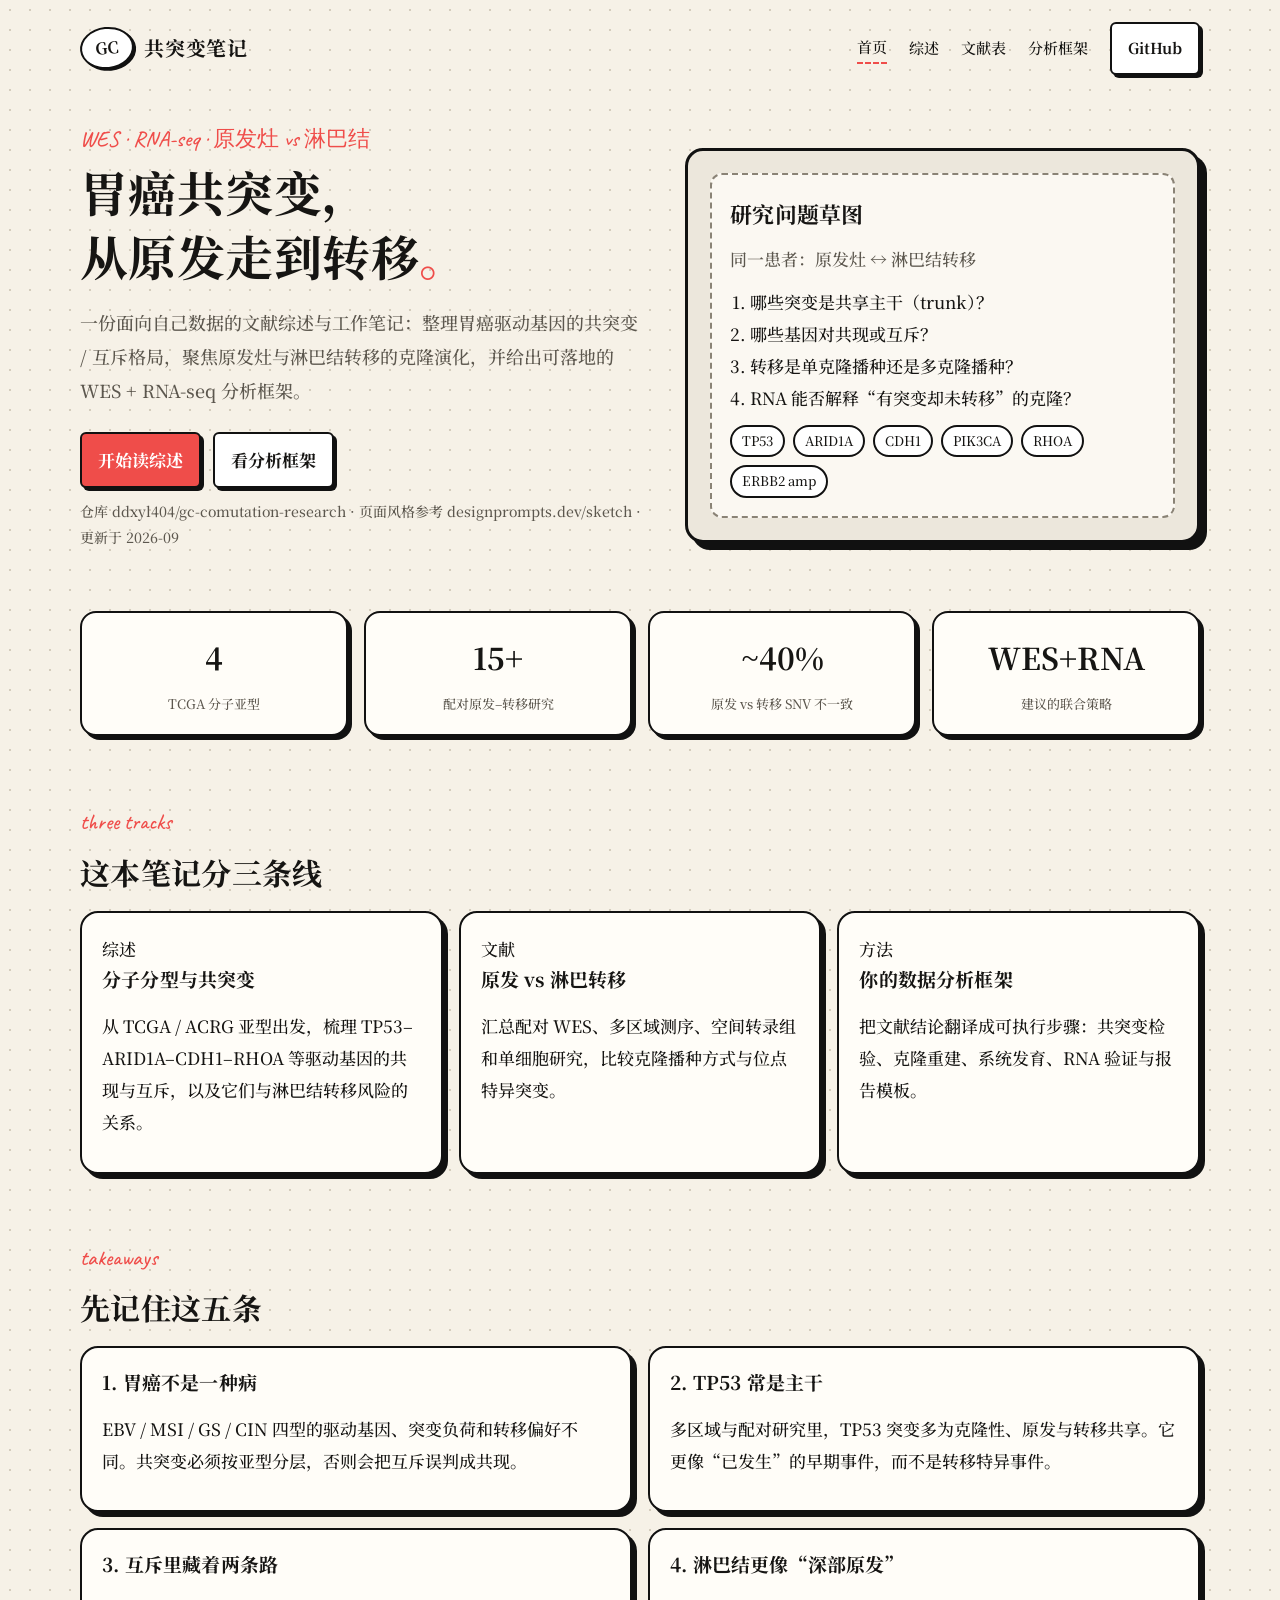
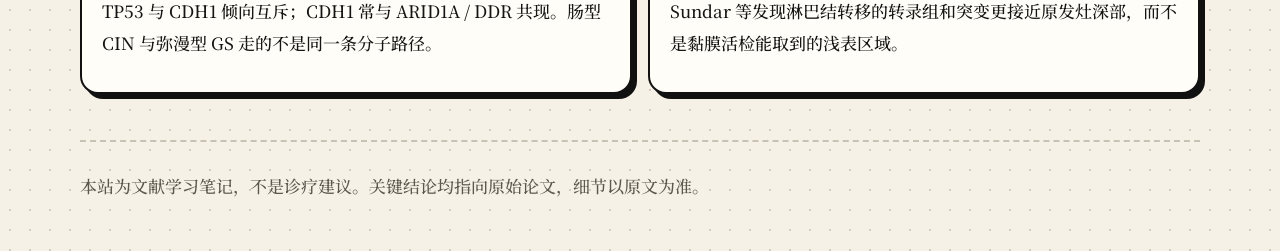
<file: index.html>
<!DOCTYPE html>
<html lang="zh-CN">
<head>
  <meta charset="UTF-8" />
  <meta name="viewport" content="width=device-width, initial-scale=1" />
  <title>胃癌共突变研究笔记 · 原发与淋巴转移</title>
  <link rel="preconnect" href="https://fonts.googleapis.com" />
  <link rel="preconnect" href="https://fonts.gstatic.com" crossorigin />
  <link href="https://fonts.googleapis.com/css2?family=Caveat:wght@600&family=Noto+Serif+SC:wght@500;600;700&display=swap" rel="stylesheet" />
  <link rel="stylesheet" href="assets/style.css" />
</head>
<body>
  <div class="wrap">
    <header class="nav">
      <a class="brand" href="index.html">
        <span class="logo">GC</span>
        <span class="brand-name">共突变笔记</span>
      </a>
      <nav class="nav-links">
        <a class="active" href="index.html">首页</a>
        <a href="review.html">综述</a>
        <a href="papers.html">文献表</a>
        <a href="pipeline.html">分析框架</a>
        <a class="btn" href="https://github.com/ddxyl404/gc-comutation-research" target="_blank" rel="noreferrer">GitHub</a>
      </nav>
    </header>

    <section class="hero">
      <div>
        <p class="kicker">WES · RNA-seq · 原发灶 vs 淋巴结</p>
        <h1 class="hand">胃癌共突变，<br>从原发走到转移<span class="mark">。</span></h1>
        <p class="lead">一份面向自己数据的文献综述与工作笔记：整理胃癌驱动基因的共突变 / 互斥格局，聚焦原发灶与淋巴结转移的克隆演化，并给出可落地的 WES + RNA-seq 分析框架。</p>
        <div class="hero-actions">
          <a class="btn btn-coral" href="review.html">开始读综述</a>
          <a class="btn" href="pipeline.html">看分析框架</a>
        </div>
        <p class="meta-row">仓库 ddxyl404/gc-comutation-research · 页面风格参考 designprompts.dev/sketch · 更新于 2026-09</p>
      </div>
      <aside class="sketch-frame">
        <div class="sketch-inner">
          <p class="hand" style="font-size:22px;margin:0 0 8px;">研究问题草图</p>
          <p style="margin:0 0 10px;color:#5c574e;">同一患者：原发灶 ↔ 淋巴结转移</p>
          <ol style="margin:0;padding-left:1.2em;">
            <li>哪些突变是共享主干（trunk）？</li>
            <li>哪些基因对共现或互斥？</li>
            <li>转移是单克隆播种还是多克隆播种？</li>
            <li>RNA 能否解释“有突变却未转移”的克隆？</li>
          </ol>
          <div class="chip-row">
            <span class="chip">TP53</span>
            <span class="chip">ARID1A</span>
            <span class="chip">CDH1</span>
            <span class="chip">PIK3CA</span>
            <span class="chip">RHOA</span>
            <span class="chip">ERBB2 amp</span>
          </div>
        </div>
      </aside>
    </section>

    <section class="stats">
      <div class="stat"><div><b>4</b><span>TCGA 分子亚型</span></div></div>
      <div class="stat"><div><b>15+</b><span>配对原发–转移研究</span></div></div>
      <div class="stat"><div><b>~40%</b><span>原发 vs 转移 SNV 不一致</span></div></div>
      <div class="stat"><div><b>WES+RNA</b><span>建议的联合策略</span></div></div>
    </section>

    <section class="section">
      <p class="kicker">three tracks</p>
      <h2 class="hand">这本笔记分三条线</h2>
      <div class="grid-3" style="margin-top:18px;">
        <a class="card" href="review.html" style="text-decoration:none;">
          <span class="tag">综述</span>
          <h3>分子分型与共突变</h3>
          <p>从 TCGA / ACRG 亚型出发，梳理 TP53–ARID1A–CDH1–RHOA 等驱动基因的共现与互斥，以及它们与淋巴结转移风险的关系。</p>
        </a>
        <a class="card" href="papers.html" style="text-decoration:none;">
          <span class="tag">文献</span>
          <h3>原发 vs 淋巴转移</h3>
          <p>汇总配对 WES、多区域测序、空间转录组和单细胞研究，比较克隆播种方式与位点特异突变。</p>
        </a>
        <a class="card" href="pipeline.html" style="text-decoration:none;">
          <span class="tag">方法</span>
          <h3>你的数据分析框架</h3>
          <p>把文献结论翻译成可执行步骤：共突变检验、克隆重建、系统发育、RNA 验证与报告模板。</p>
        </a>
      </div>
    </section>

    <section class="section">
      <p class="kicker">takeaways</p>
      <h2 class="hand">先记住这五条</h2>
      <div class="grid-2" style="margin-top:18px;">
        <div class="card">
          <h3>1. 胃癌不是一种病</h3>
          <p>EBV / MSI / GS / CIN 四型的驱动基因、突变负荷和转移偏好不同。共突变必须按亚型分层，否则会把互斥误判成共现。</p>
        </div>
        <div class="card">
          <h3>2. TP53 常是主干</h3>
          <p>多区域与配对研究里，TP53 突变多为克隆性、原发与转移共享。它更像“已发生”的早期事件，而不是转移特异事件。</p>
        </div>
        <div class="card">
          <h3>3. 互斥里藏着两条路</h3>
          <p>TP53 与 CDH1 倾向互斥；CDH1 常与 ARID1A / DDR 共现。肠型 CIN 与弥漫型 GS 走的不是同一条分子路径。</p>
        </div>
        <div class="card">
          <h3>4. 淋巴结更像“深部原发”</h3>
          <p>Sundar 等发现淋巴结转移的转录组和突变更接近原发灶深部，而不是黏膜活检能取到的浅表区域。</p>
        </div>
      </div>
    </section>

    <footer>
      本站为文献学习笔记，不是诊疗建议。关键结论均指向原始论文，细节以原文为准。
    </footer>
  </div>
</body>
</html>
</file>
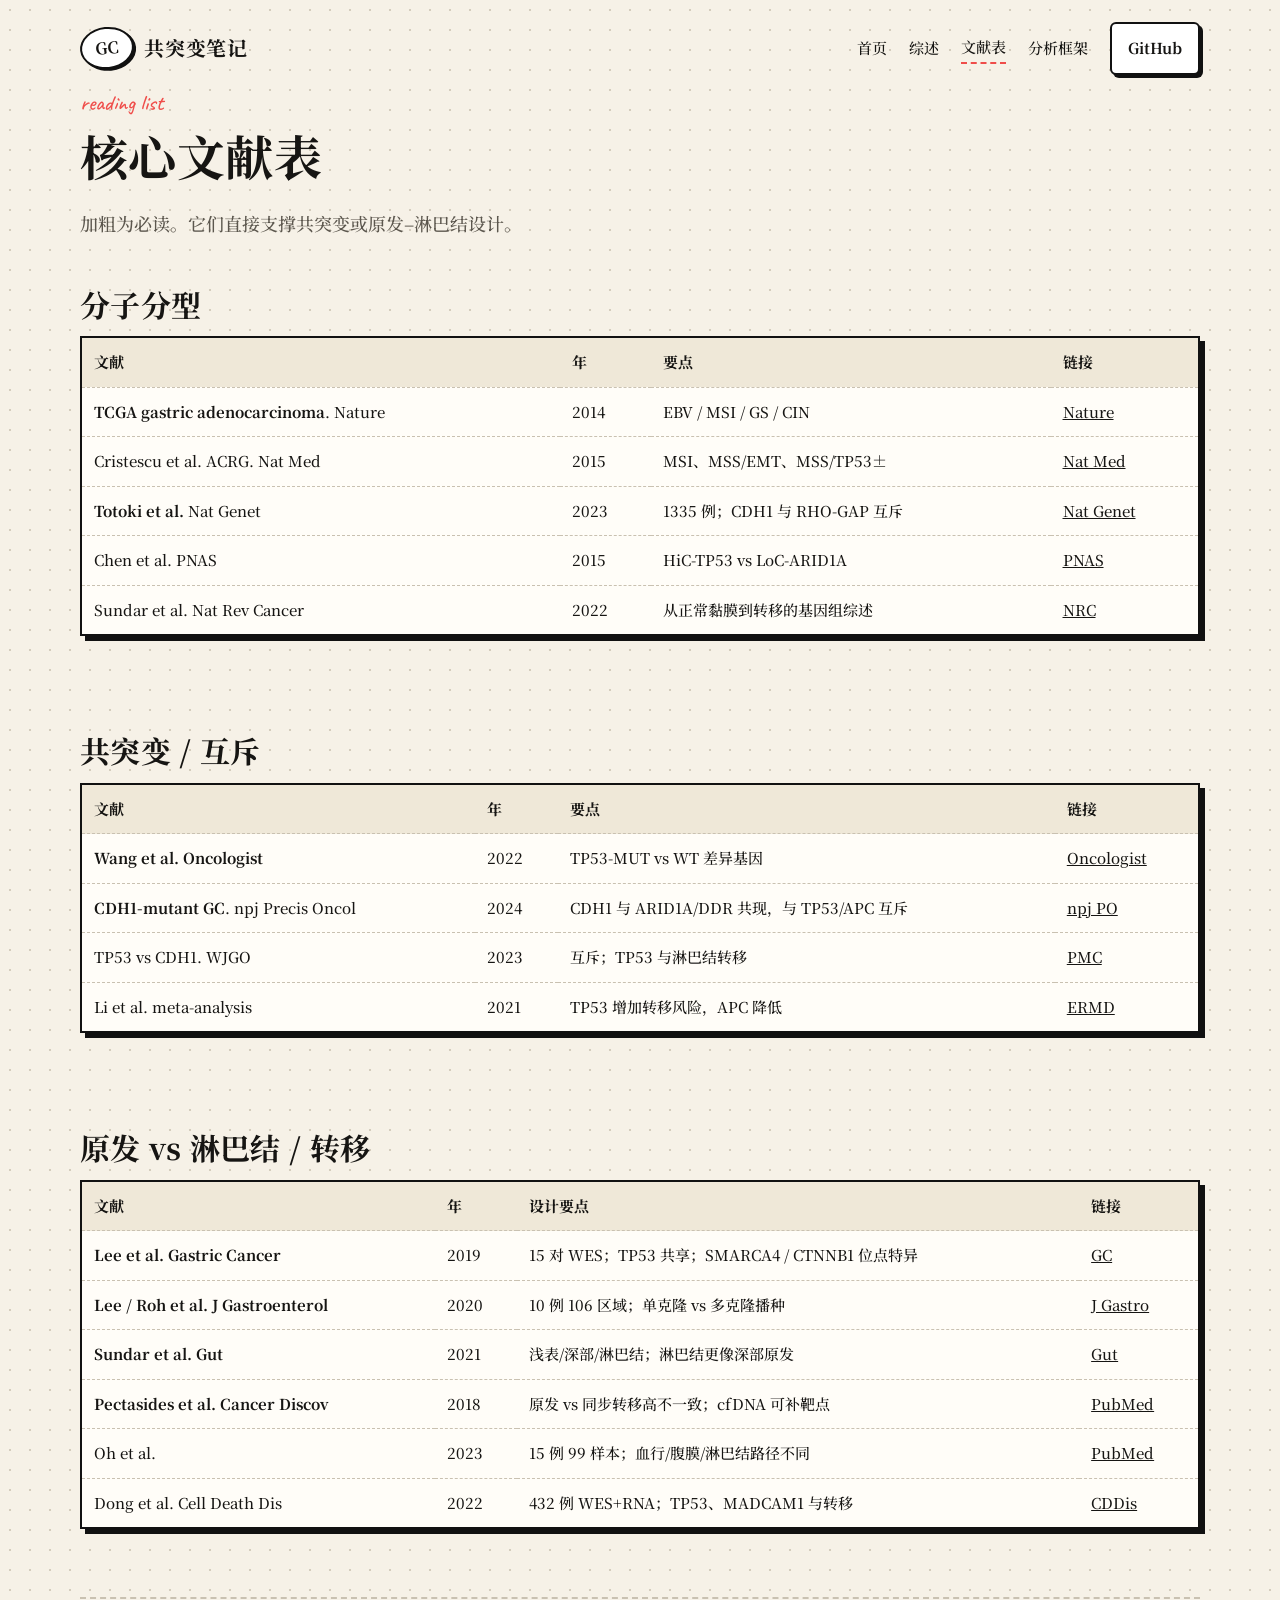
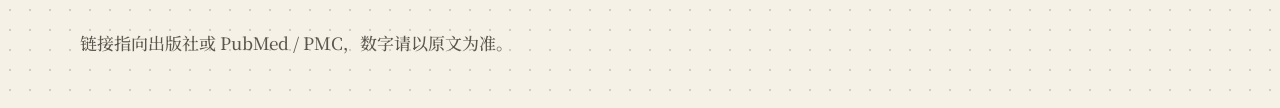
<file: papers.html>
<!DOCTYPE html>
<html lang="zh-CN">
<head>
  <meta charset="UTF-8" />
  <meta name="viewport" content="width=device-width, initial-scale=1" />
  <title>文献表 · 胃癌共突变与转移</title>
  <link rel="preconnect" href="https://fonts.googleapis.com" />
  <link rel="preconnect" href="https://fonts.gstatic.com" crossorigin />
  <link href="https://fonts.googleapis.com/css2?family=Caveat:wght@500;700&family=Ma+Shan+Zheng&family=Noto+Serif+SC:wght@400;600;700&display=swap" rel="stylesheet" />
  <link rel="stylesheet" href="assets/style.css" />
</head>
<body>
  <div class="wrap">
    <header class="nav">
      <a class="brand" href="index.html"><span class="logo">GC</span><span class="brand-name">共突变笔记</span></a>
      <nav class="nav-links">
        <a href="index.html">首页</a>
        <a href="review.html">综述</a>
        <a class="active" href="papers.html">文献表</a>
        <a href="pipeline.html">分析框架</a>
        <a class="btn" href="https://github.com/ddxyl404/gc-comutation-research" target="_blank" rel="noreferrer">GitHub</a>
      </nav>
    </header>
    <p class="kicker">reading list</p>
    <h1 class="hand">核心文献表</h1>
    <p class="lead">加粗为必读。它们直接支撑共突变或原发–淋巴结设计。</p>

    <section class="section">
      <h2 class="hand">分子分型</h2>
      <table class="refs"><thead><tr><th>文献</th><th>年</th><th>要点</th><th>链接</th></tr></thead><tbody>
        <tr><td><strong>TCGA gastric adenocarcinoma</strong>. Nature</td><td>2014</td><td>EBV / MSI / GS / CIN</td><td><a href="https://www.nature.com/articles/nature13480" target="_blank" rel="noreferrer">Nature</a></td></tr>
        <tr><td>Cristescu et al. ACRG. Nat Med</td><td>2015</td><td>MSI、MSS/EMT、MSS/TP53±</td><td><a href="https://www.nature.com/articles/nm.3850" target="_blank" rel="noreferrer">Nat Med</a></td></tr>
        <tr><td><strong>Totoki et al.</strong> Nat Genet</td><td>2023</td><td>1335 例；CDH1 与 RHO-GAP 互斥</td><td><a href="https://www.nature.com/articles/s41588-023-01333-x" target="_blank" rel="noreferrer">Nat Genet</a></td></tr>
        <tr><td>Chen et al. PNAS</td><td>2015</td><td>HiC-TP53 vs LoC-ARID1A</td><td><a href="https://www.pnas.org/doi/10.1073/pnas.1422640112" target="_blank" rel="noreferrer">PNAS</a></td></tr>
        <tr><td>Sundar et al. Nat Rev Cancer</td><td>2022</td><td>从正常黏膜到转移的基因组综述</td><td><a href="https://www.nature.com/articles/s41568-021-00412-7" target="_blank" rel="noreferrer">NRC</a></td></tr>
      </tbody></table>
    </section>

    <section class="section">
      <h2 class="hand">共突变 / 互斥</h2>
      <table class="refs"><thead><tr><th>文献</th><th>年</th><th>要点</th><th>链接</th></tr></thead><tbody>
        <tr><td><strong>Wang et al. Oncologist</strong></td><td>2022</td><td>TP53-MUT vs WT 差异基因</td><td><a href="https://academic.oup.com/oncolo/article/27/4/307/6537364" target="_blank" rel="noreferrer">Oncologist</a></td></tr>
        <tr><td><strong>CDH1-mutant GC</strong>. npj Precis Oncol</td><td>2024</td><td>CDH1 与 ARID1A/DDR 共现，与 TP53/APC 互斥</td><td><a href="https://www.nature.com/articles/s41698-024-00694-8" target="_blank" rel="noreferrer">npj PO</a></td></tr>
        <tr><td>TP53 vs CDH1. WJGO</td><td>2023</td><td>互斥；TP53 与淋巴结转移</td><td><a href="https://pmc.ncbi.nlm.nih.gov/articles/PMC10784822/" target="_blank" rel="noreferrer">PMC</a></td></tr>
        <tr><td>Li et al. meta-analysis</td><td>2021</td><td>TP53 增加转移风险，APC 降低</td><td><a href="https://www.tandfonline.com/doi/full/10.1080/14737159.2021.1946394" target="_blank" rel="noreferrer">ERMD</a></td></tr>
      </tbody></table>
    </section>

    <section class="section">
      <h2 class="hand">原发 vs 淋巴结 / 转移</h2>
      <table class="refs"><thead><tr><th>文献</th><th>年</th><th>设计要点</th><th>链接</th></tr></thead><tbody>
        <tr><td><strong>Lee et al. Gastric Cancer</strong></td><td>2019</td><td>15 对 WES；TP53 共享；SMARCA4 / CTNNB1 位点特异</td><td><a href="https://link.springer.com/article/10.1007/s10120-018-0870-6" target="_blank" rel="noreferrer">GC</a></td></tr>
        <tr><td><strong>Lee / Roh et al. J Gastroenterol</strong></td><td>2020</td><td>10 例 106 区域；单克隆 vs 多克隆播种</td><td><a href="https://link.springer.com/article/10.1007/s00535-019-01659-6" target="_blank" rel="noreferrer">J Gastro</a></td></tr>
        <tr><td><strong>Sundar et al. Gut</strong></td><td>2021</td><td>浅表/深部/淋巴结；淋巴结更像深部原发</td><td><a href="https://gut.bmj.com/content/70/10/1823" target="_blank" rel="noreferrer">Gut</a></td></tr>
        <tr><td><strong>Pectasides et al. Cancer Discov</strong></td><td>2018</td><td>原发 vs 同步转移高不一致；cfDNA 可补靶点</td><td><a href="https://pubmed.ncbi.nlm.nih.gov/28978556/" target="_blank" rel="noreferrer">PubMed</a></td></tr>
        <tr><td>Oh et al.</td><td>2023</td><td>15 例 99 样本；血行/腹膜/淋巴结路径不同</td><td><a href="https://pubmed.ncbi.nlm.nih.gov/37422528/" target="_blank" rel="noreferrer">PubMed</a></td></tr>
        <tr><td>Dong et al. Cell Death Dis</td><td>2022</td><td>432 例 WES+RNA；TP53、MADCAM1 与转移</td><td><a href="https://www.nature.com/articles/s41419-022-04837-2" target="_blank" rel="noreferrer">CDDis</a></td></tr>
      </tbody></table>
    </section>

    <footer>链接指向出版社或 PubMed / PMC，数字请以原文为准。</footer>
  </div>
</body>
</html>
</file>
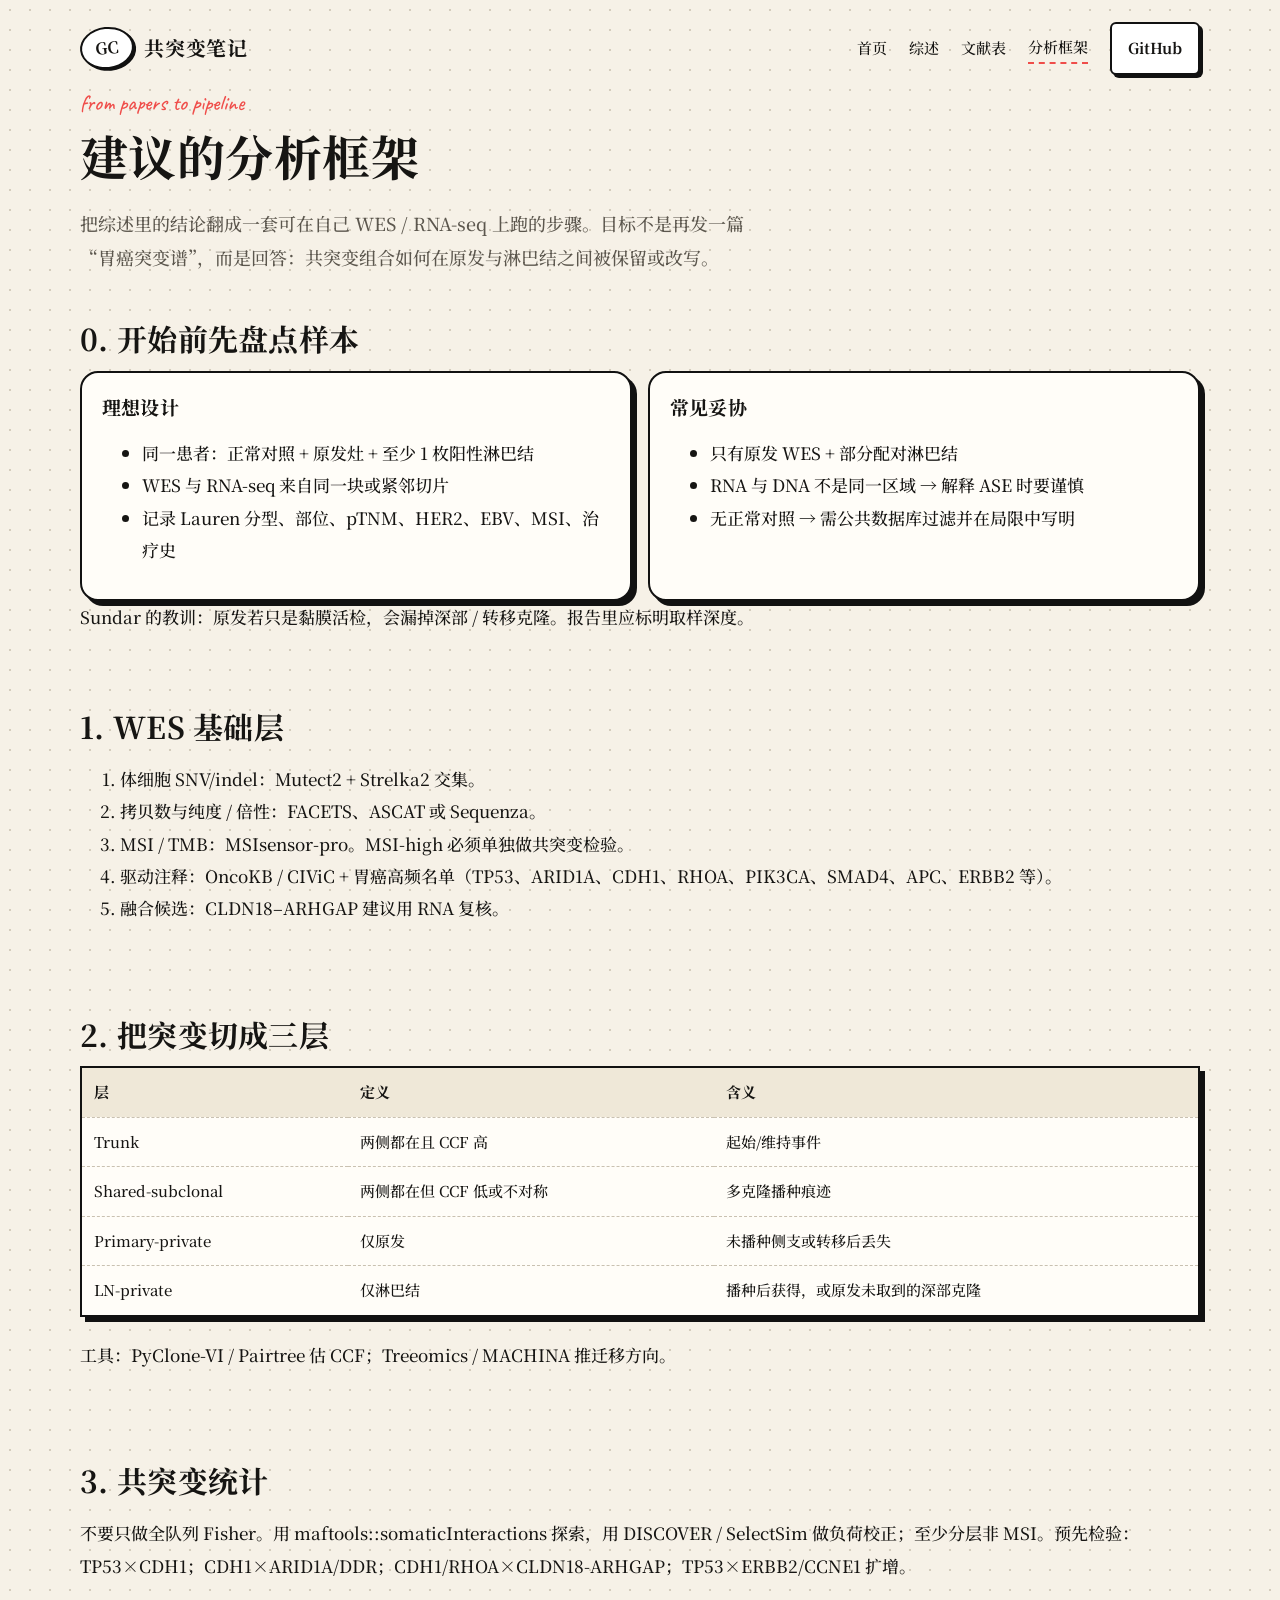
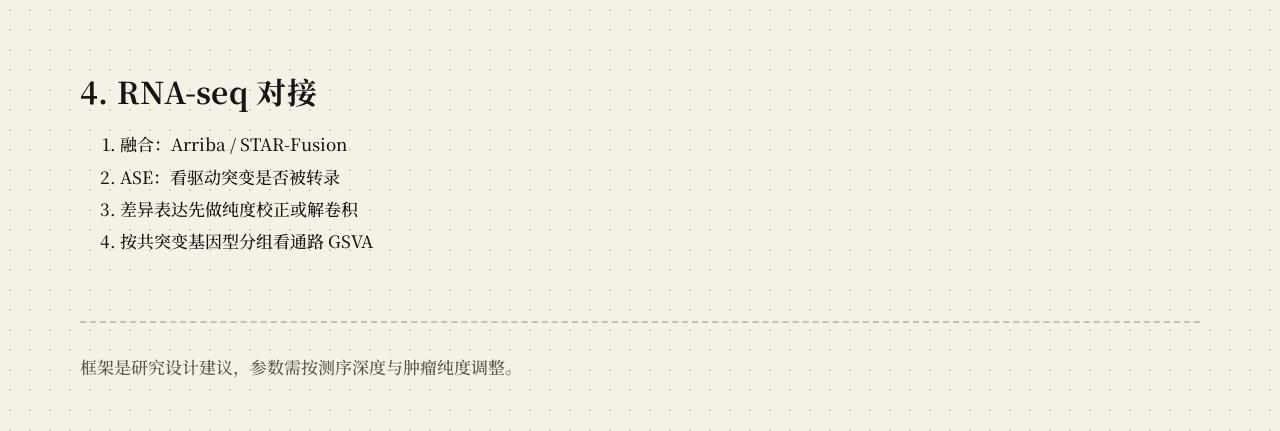
<file: pipeline.html>
<!DOCTYPE html>
<html lang="zh-CN">
<head>
  <meta charset="UTF-8" />
  <meta name="viewport" content="width=device-width, initial-scale=1" />
  <title>分析框架 · WES + RNA-seq 共突变</title>
  <link rel="preconnect" href="https://fonts.googleapis.com" />
  <link rel="preconnect" href="https://fonts.gstatic.com" crossorigin />
  <link href="https://fonts.googleapis.com/css2?family=Caveat:wght@500;700&family=Ma+Shan+Zheng&family=Noto+Serif+SC:wght@400;600;700&display=swap" rel="stylesheet" />
  <link rel="stylesheet" href="assets/style.css" />
</head>
<body>
  <div class="wrap">
    <header class="nav">
      <a class="brand" href="index.html">
        <span class="logo">GC</span>
        <span class="brand-name">共突变笔记</span>
      </a>
      <nav class="nav-links">
        <a href="index.html">首页</a>
        <a href="review.html">综述</a>
        <a href="papers.html">文献表</a>
        <a class="active" href="pipeline.html">分析框架</a>
        <a class="btn" href="https://github.com/ddxyl404/gc-comutation-research" target="_blank" rel="noreferrer">GitHub</a>
      </nav>
    </header>
    <p class="kicker">from papers to pipeline</p>
    <h1 class="hand">建议的分析框架</h1>
    <p class="lead">把综述里的结论翻成一套可在自己 WES / RNA-seq 上跑的步骤。目标不是再发一篇“胃癌突变谱”，而是回答：共突变组合如何在原发与淋巴结之间被保留或改写。</p>
    <section class="section">
      <h2 class="hand">0. 开始前先盘点样本</h2>
      <div class="grid-2">
        <div class="card"><h3>理想设计</h3><ul><li>同一患者：正常对照 + 原发灶 + 至少 1 枚阳性淋巴结</li><li>WES 与 RNA-seq 来自同一块或紧邻切片</li><li>记录 Lauren 分型、部位、pTNM、HER2、EBV、MSI、治疗史</li></ul></div>
        <div class="card"><h3>常见妥协</h3><ul><li>只有原发 WES + 部分配对淋巴结</li><li>RNA 与 DNA 不是同一区域 → 解释 ASE 时要谨慎</li><li>无正常对照 → 需公共数据库过滤并在局限中写明</li></ul></div>
      </div>
      <div class="note">Sundar 的教训：原发若只是黏膜活检，会漏掉深部 / 转移克隆。报告里应标明取样深度。</div>
    </section>
    <section class="section">
      <h2 class="hand">1. WES 基础层</h2>
      <ol>
        <li>体细胞 SNV/indel：Mutect2 + Strelka2 交集。</li>
        <li>拷贝数与纯度 / 倍性：FACETS、ASCAT 或 Sequenza。</li>
        <li>MSI / TMB：MSIsensor-pro。MSI-high 必须单独做共突变检验。</li>
        <li>驱动注释：OncoKB / CIViC + 胃癌高频名单（TP53、ARID1A、CDH1、RHOA、PIK3CA、SMAD4、APC、ERBB2 等）。</li>
        <li>融合候选：CLDN18–ARHGAP 建议用 RNA 复核。</li>
      </ol>
    </section>
    <section class="section">
      <h2 class="hand">2. 把突变切成三层</h2>
      <table><thead><tr><th>层</th><th>定义</th><th>含义</th></tr></thead><tbody>
        <tr><td>Trunk</td><td>两侧都在且 CCF 高</td><td>起始/维持事件</td></tr>
        <tr><td>Shared-subclonal</td><td>两侧都在但 CCF 低或不对称</td><td>多克隆播种痕迹</td></tr>
        <tr><td>Primary-private</td><td>仅原发</td><td>未播种侧支或转移后丢失</td></tr>
        <tr><td>LN-private</td><td>仅淋巴结</td><td>播种后获得，或原发未取到的深部克隆</td></tr>
      </tbody></table>
      <p>工具：PyClone-VI / Pairtree 估 CCF；Treeomics / MACHINA 推迁移方向。</p>
    </section>
    <section class="section">
      <h2 class="hand">3. 共突变统计</h2>
      <p>不要只做全队列 Fisher。用 maftools::somaticInteractions 探索，用 DISCOVER / SelectSim 做负荷校正；至少分层非 MSI。预先检验：TP53×CDH1；CDH1×ARID1A/DDR；CDH1/RHOA×CLDN18-ARHGAP；TP53×ERBB2/CCNE1 扩增。</p>
    </section>
    <section class="section">
      <h2 class="hand">4. RNA-seq 对接</h2>
      <ol>
        <li>融合：Arriba / STAR-Fusion</li>
        <li>ASE：看驱动突变是否被转录</li>
        <li>差异表达先做纯度校正或解卷积</li>
        <li>按共突变基因型分组看通路 GSVA</li>
      </ol>
    </section>
    <footer>框架是研究设计建议，参数需按测序深度与肿瘤纯度调整。</footer>
  </div>
</body>
</html>
</file>
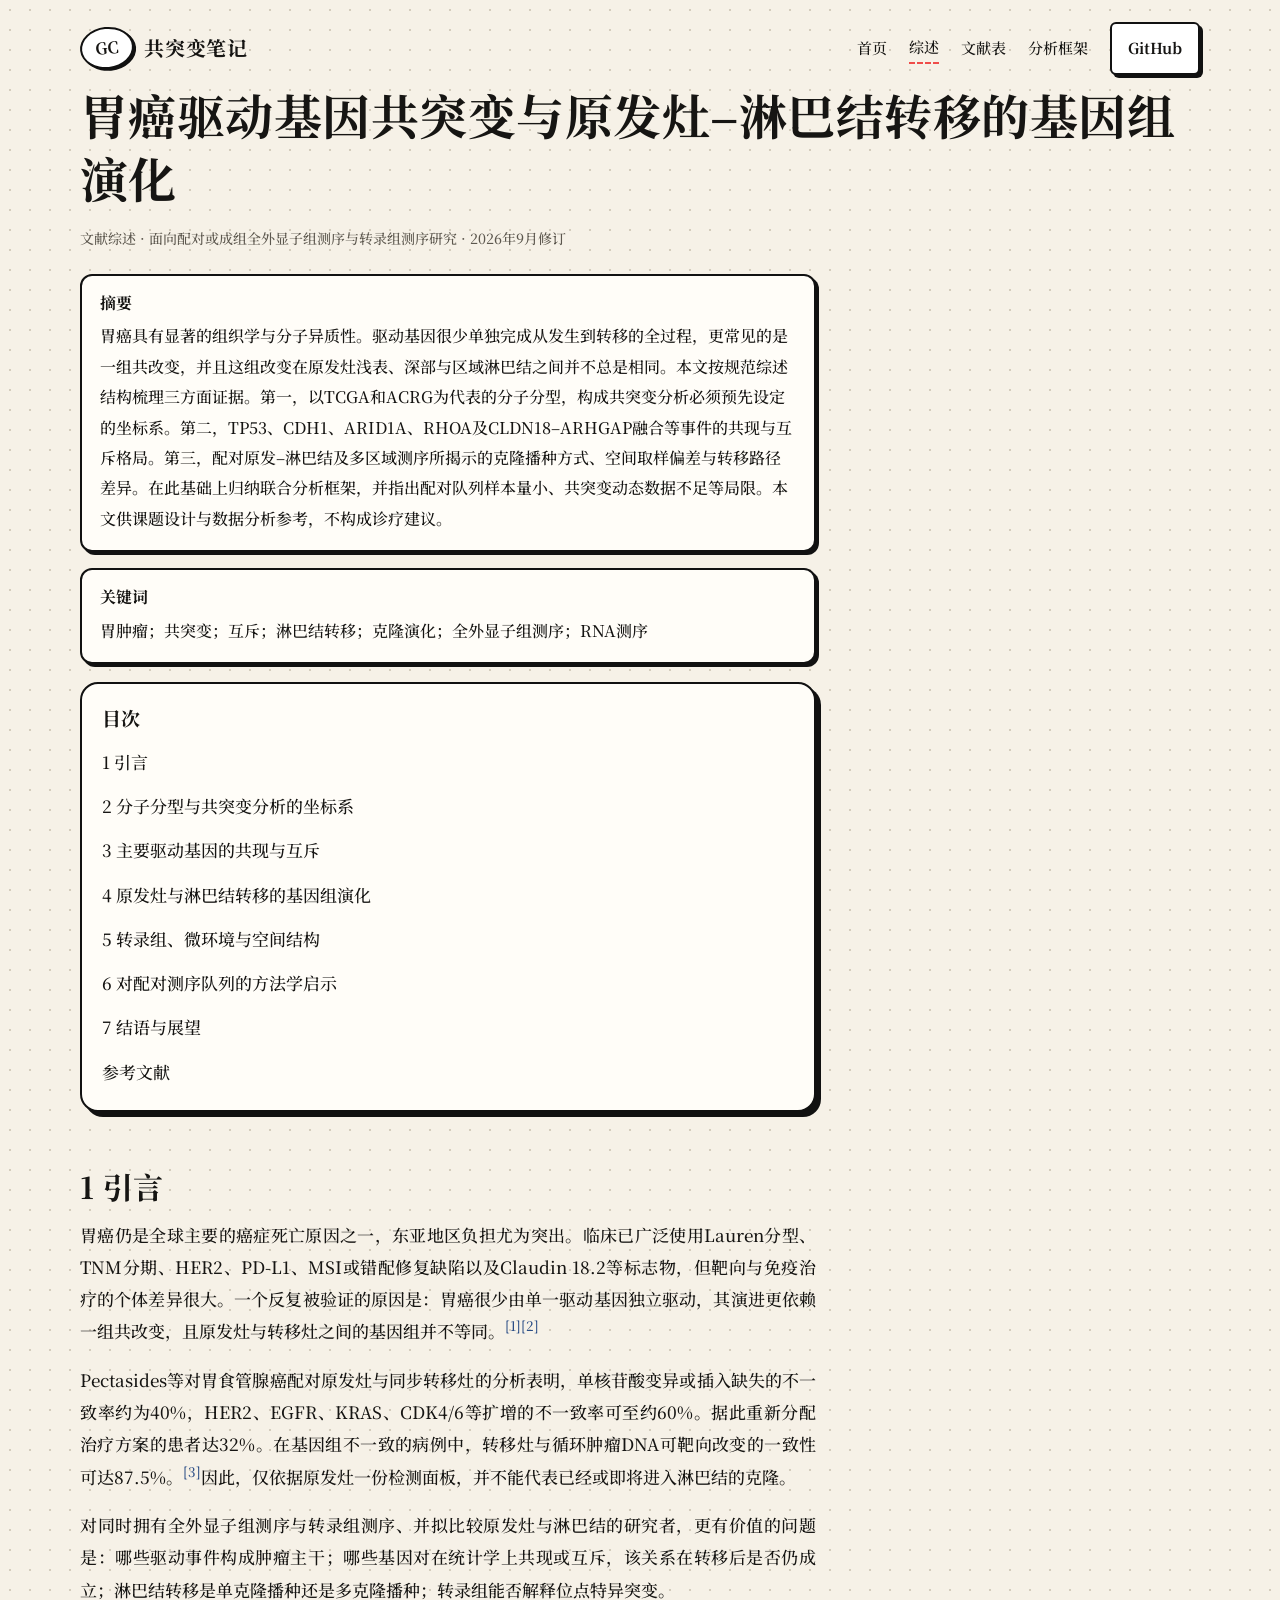
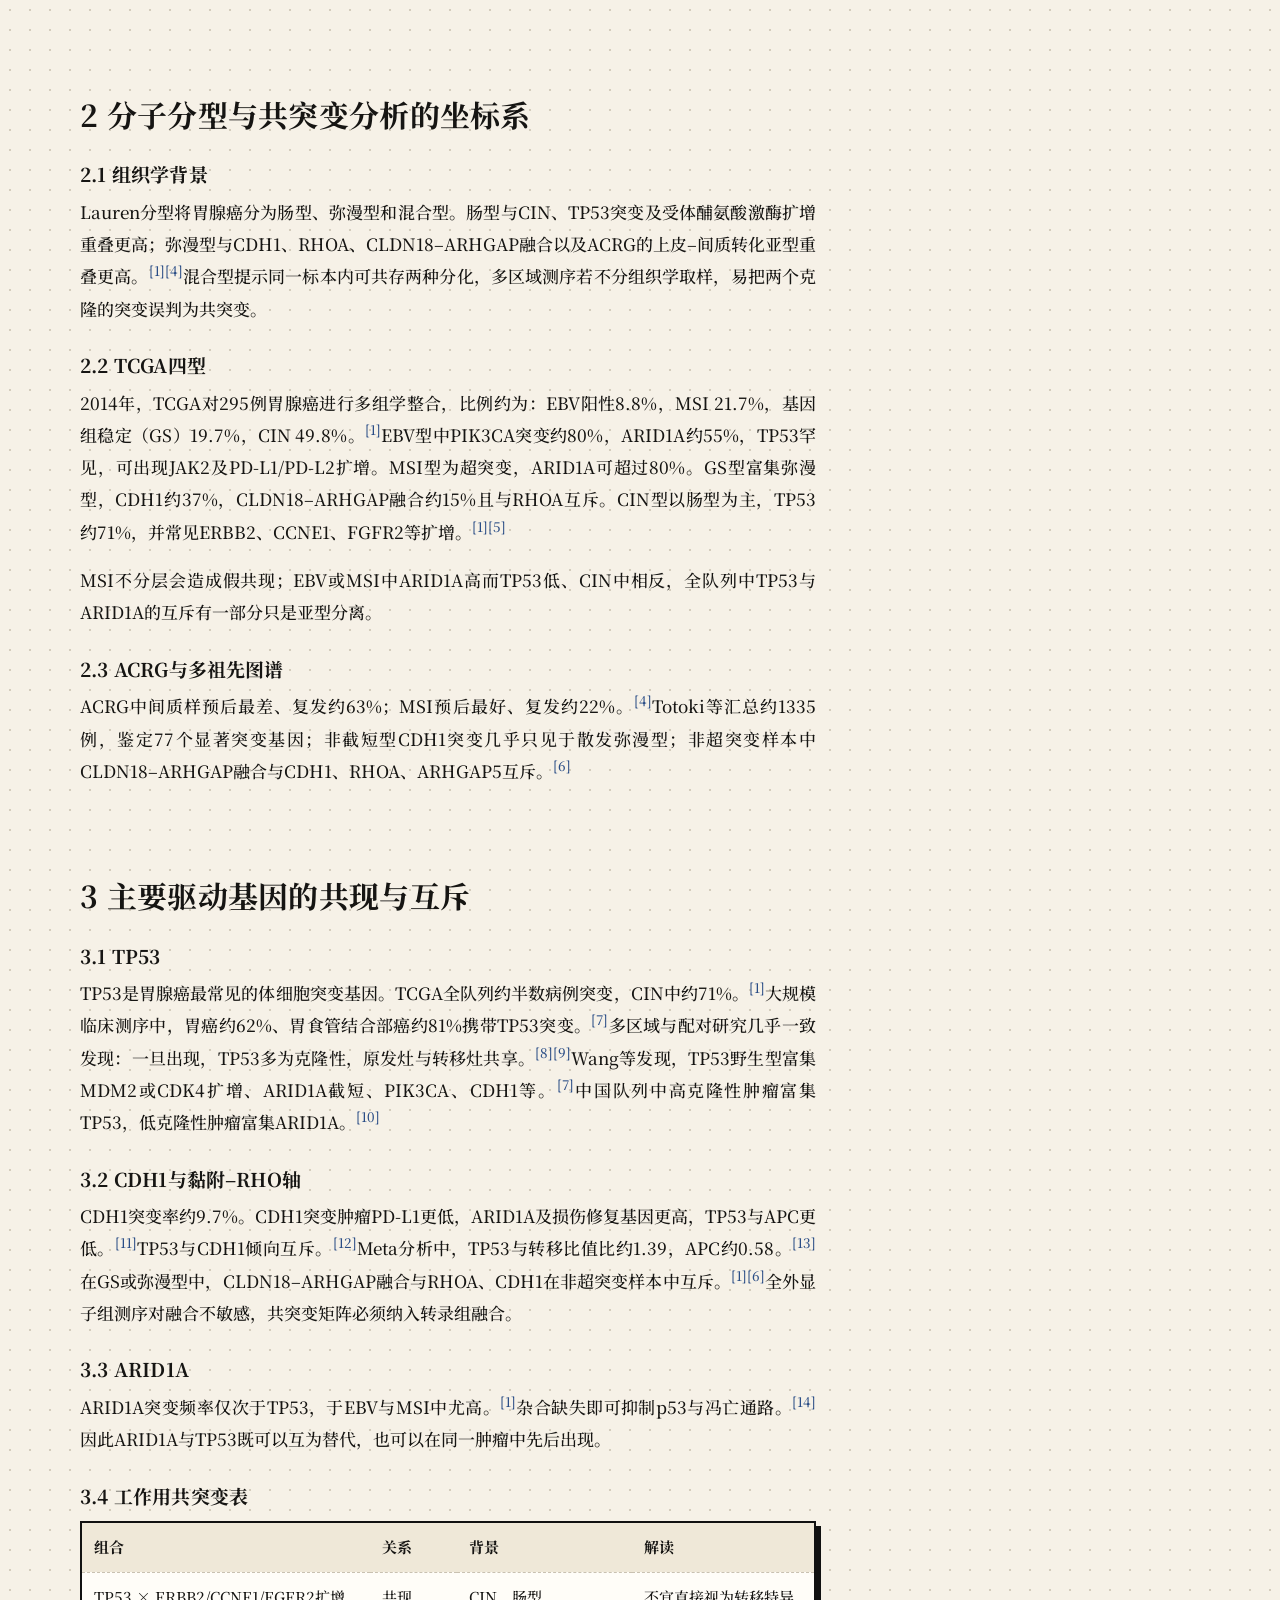
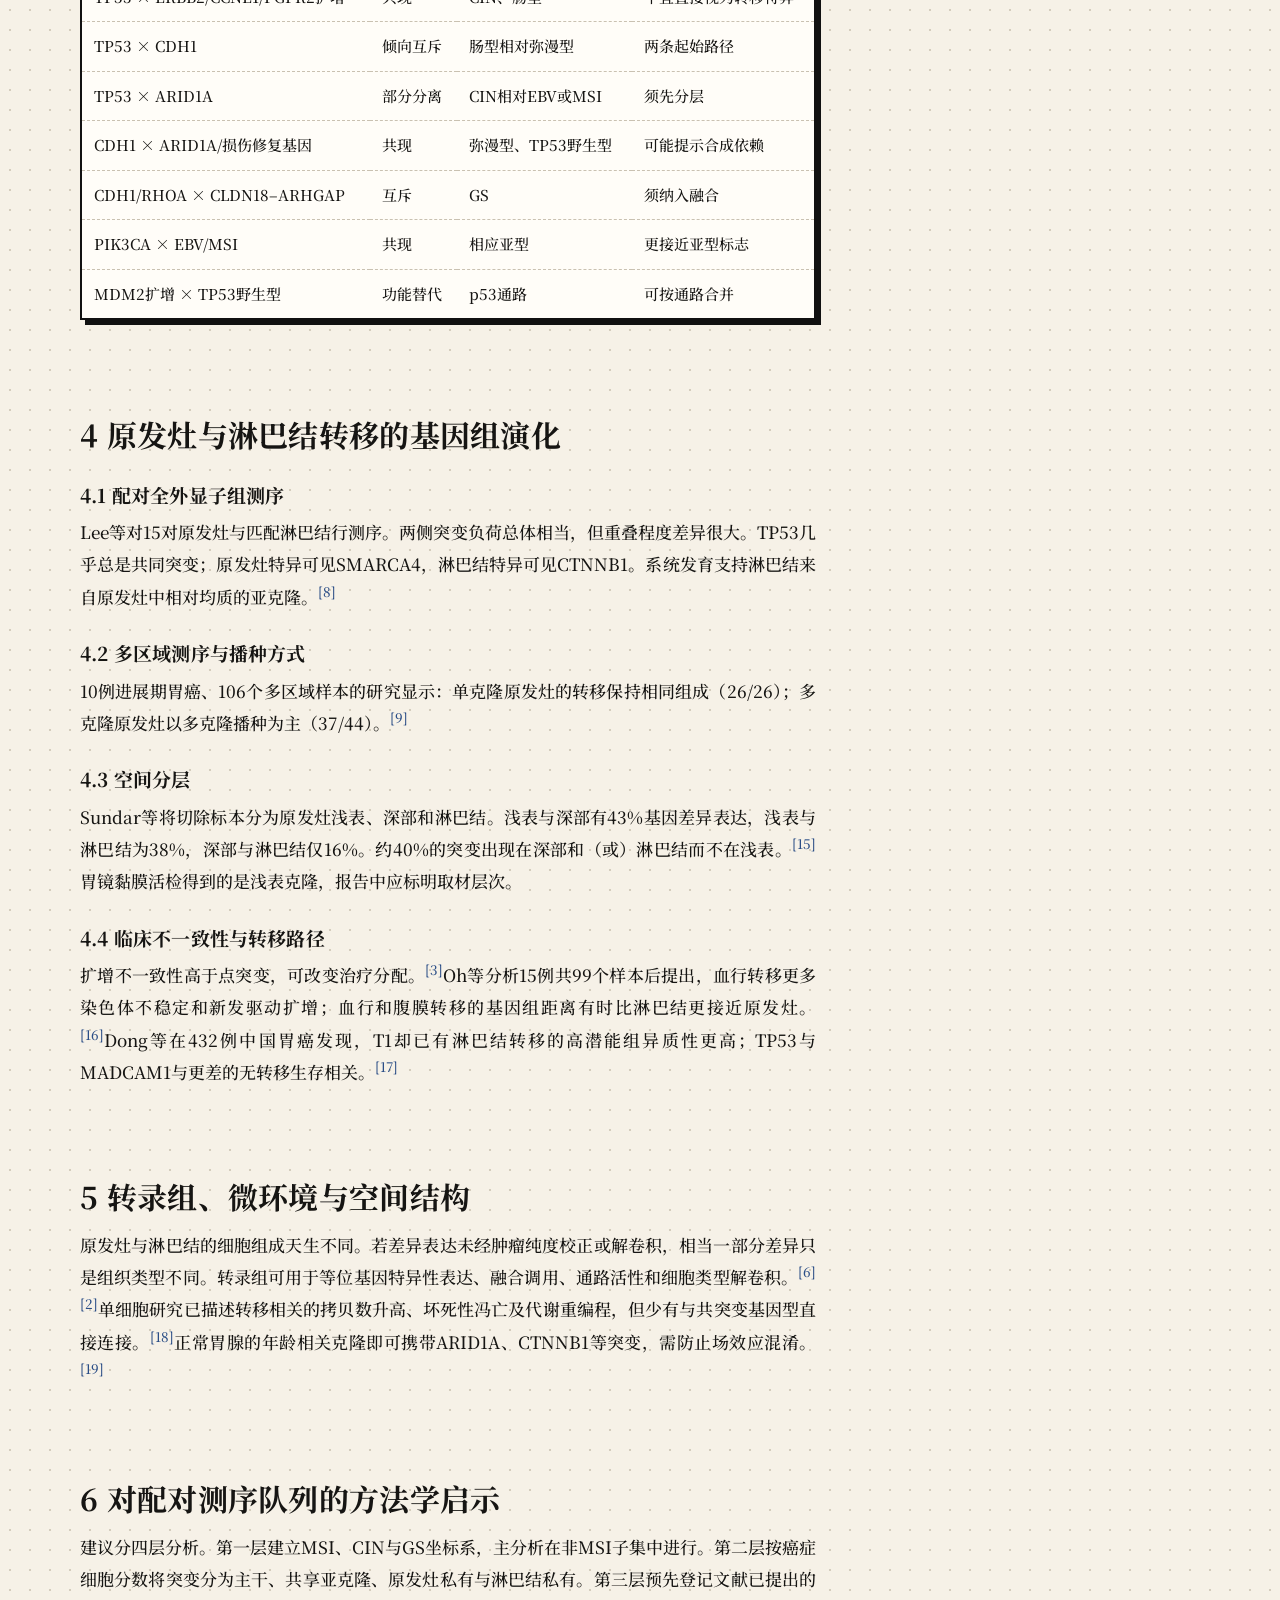
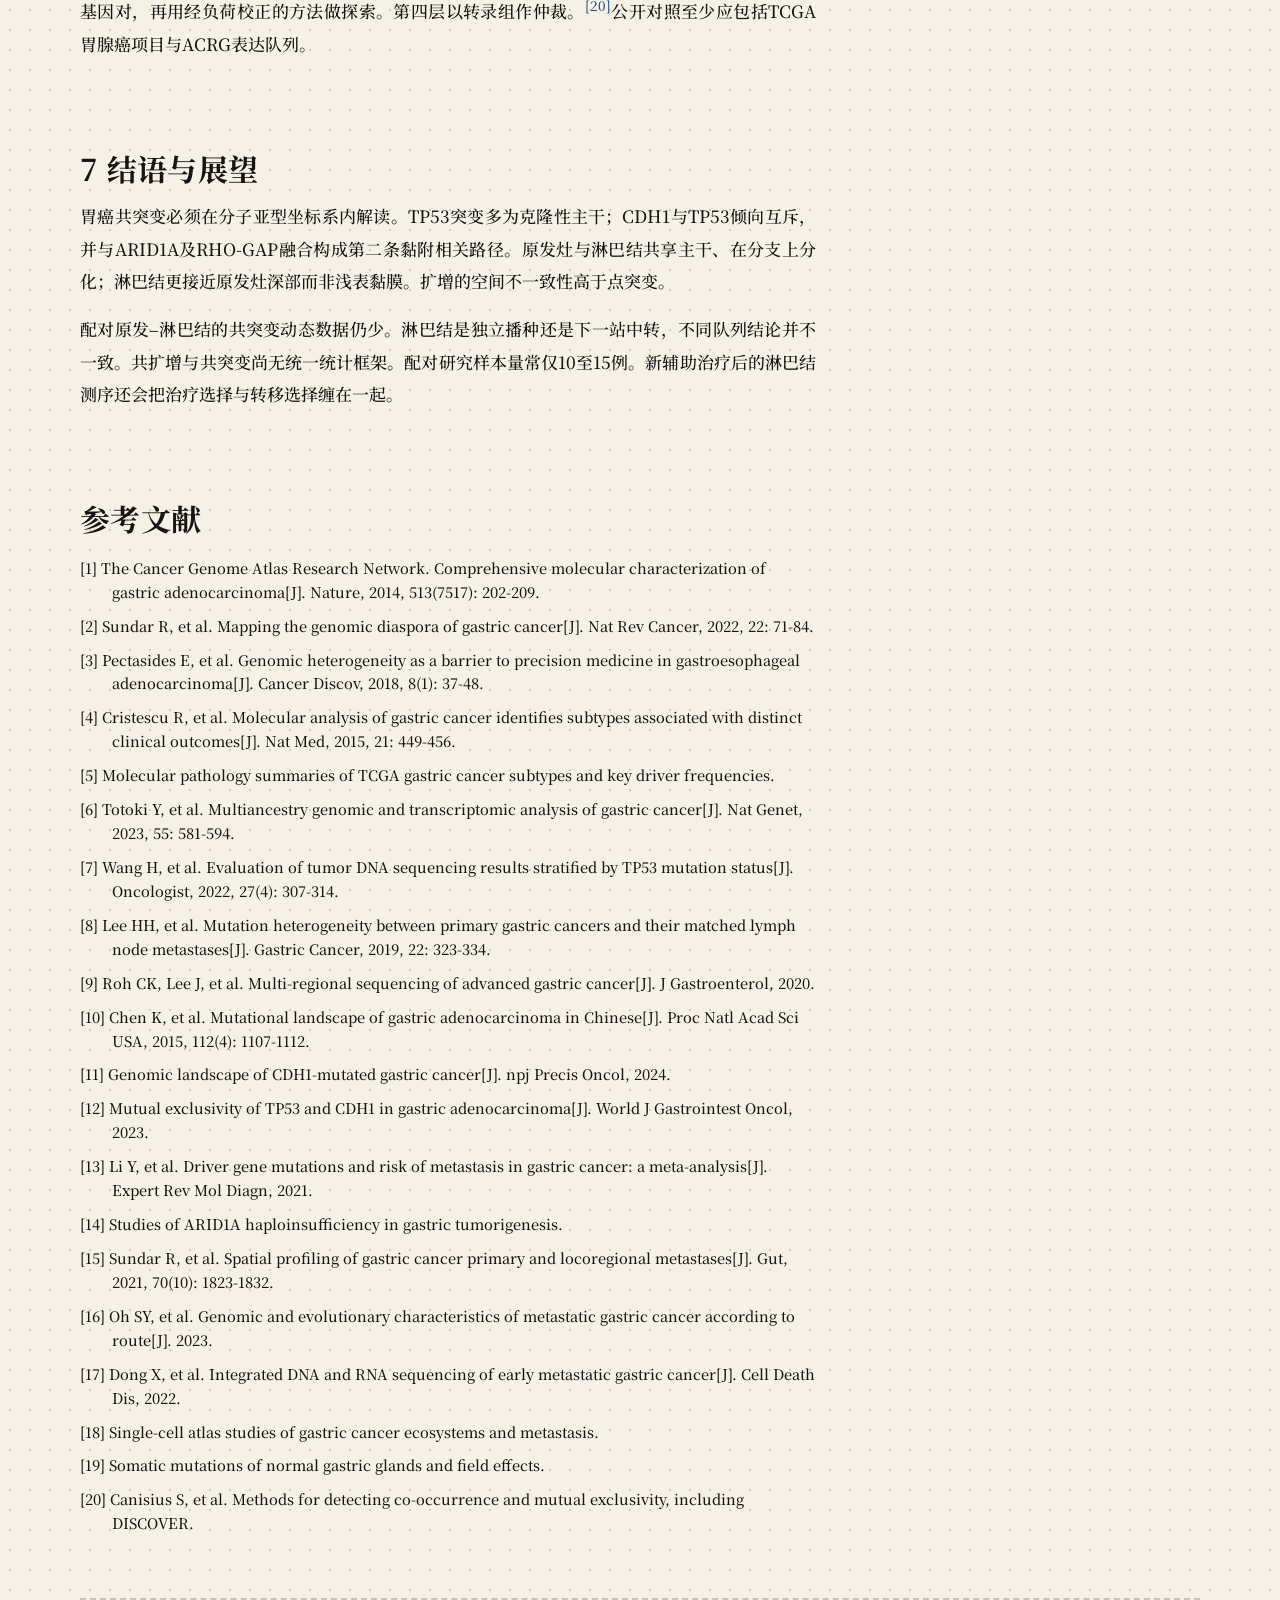
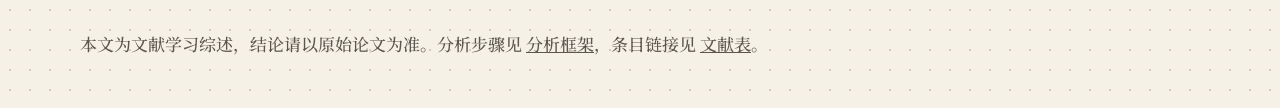
<file: review.html>
<!DOCTYPE html>
<html lang="zh-CN">
<head>
  <meta charset="UTF-8" />
  <meta name="viewport" content="width=device-width, initial-scale=1" />
  <title>胃癌驱动基因共突变与原发–淋巴结转移的基因组演化</title>
  <link rel="preconnect" href="https://fonts.googleapis.com" />
  <link rel="preconnect" href="https://fonts.gstatic.com" crossorigin />
  <link href="https://fonts.googleapis.com/css2?family=Caveat:wght@600&family=Noto+Serif+SC:wght@500;600;700&display=swap" rel="stylesheet" />
  <link rel="stylesheet" href="assets/style.css" />
</head>
<body>
  <div class="wrap">
    <header class="nav">
      <a class="brand" href="index.html"><span class="logo">GC</span><span class="brand-name">共突变笔记</span></a>
      <nav class="nav-links">
        <a href="index.html">首页</a>
        <a class="active" href="review.html">综述</a>
        <a href="papers.html">文献表</a>
        <a href="pipeline.html">分析框架</a>
        <a class="btn" href="https://github.com/ddxyl404/gc-comutation-research" target="_blank" rel="noreferrer">GitHub</a>
      </nav>
    </header>
    <h1>胃癌驱动基因共突变与原发灶–淋巴结转移的基因组演化</h1>
    <p class="article-meta">文献综述 · 面向配对或成组全外显子组测序与转录组测序研究 · 2026年9月修订</p>
    <section class="abstract"><h2>摘要</h2>
      <p>胃癌具有显著的组织学与分子异质性。驱动基因很少单独完成从发生到转移的全过程，更常见的是一组共改变，并且这组改变在原发灶浅表、深部与区域淋巴结之间并不总是相同。本文按规范综述结构梳理三方面证据。第一，以TCGA和ACRG为代表的分子分型，构成共突变分析必须预先设定的坐标系。第二，TP53、CDH1、ARID1A、RHOA及CLDN18–ARHGAP融合等事件的共现与互斥格局。第三，配对原发–淋巴结及多区域测序所揭示的克隆播种方式、空间取样偏差与转移路径差异。在此基础上归纳联合分析框架，并指出配对队列样本量小、共突变动态数据不足等局限。本文供课题设计与数据分析参考，不构成诊疗建议。</p>
    </section>
    <section class="keywords"><h2>关键词</h2><p>胃肿瘤；共突变；互斥；淋巴结转移；克隆演化；全外显子组测序；RNA测序</p></section>
    <nav class="card toc" style="max-width:46rem;margin:18px 0 28px;">
      <h3>目次</h3>
      <a href="#sec1">1 引言</a>
      <a href="#sec2">2 分子分型与共突变分析的坐标系</a>
      <a href="#sec3">3 主要驱动基因的共现与互斥</a>
      <a href="#sec4">4 原发灶与淋巴结转移的基因组演化</a>
      <a href="#sec5">5 转录组、微环境与空间结构</a>
      <a href="#sec6">6 对配对测序队列的方法学启示</a>
      <a href="#sec7">7 结语与展望</a>
      <a href="#refs">参考文献</a>
    </nav>
    <article class="prose section" id="sec1">
      <h2>1 引言</h2>
      <p>胃癌仍是全球主要的癌症死亡原因之一，东亚地区负担尤为突出。临床已广泛使用Lauren分型、TNM分期、HER2、PD-L1、MSI或错配修复缺陷以及Claudin 18.2等标志物，但靶向与免疫治疗的个体差异很大。一个反复被验证的原因是：胃癌很少由单一驱动基因独立驱动，其演进更依赖一组共改变，且原发灶与转移灶之间的基因组并不等同。<a class="ref" href="#r1">[1]</a><a class="ref" href="#r2">[2]</a></p>
      <p>Pectasides等对胃食管腺癌配对原发灶与同步转移灶的分析表明，单核苷酸变异或插入缺失的不一致率约为40%，HER2、EGFR、KRAS、CDK4/6等扩增的不一致率可至约60%。据此重新分配治疗方案的患者达32%。在基因组不一致的病例中，转移灶与循环肿瘤DNA可靶向改变的一致性可达87.5%。<a class="ref" href="#r3">[3]</a>因此，仅依据原发灶一份检测面板，并不能代表已经或即将进入淋巴结的克隆。</p>
      <p>对同时拥有全外显子组测序与转录组测序、并拟比较原发灶与淋巴结的研究者，更有价值的问题是：哪些驱动事件构成肿瘤主干；哪些基因对在统计学上共现或互斥，该关系在转移后是否仍成立；淋巴结转移是单克隆播种还是多克隆播种；转录组能否解释位点特异突变。</p>
    </article>
    <article class="prose section" id="sec2">
      <h2>2 分子分型与共突变分析的坐标系</h2>
      <h3>2.1 组织学背景</h3>
      <p>Lauren分型将胃腺癌分为肠型、弥漫型和混合型。肠型与CIN、TP53突变及受体酺氨酸激酶扩增重叠更高；弥漫型与CDH1、RHOA、CLDN18–ARHGAP融合以及ACRG的上皮–间质转化亚型重叠更高。<a class="ref" href="#r1">[1]</a><a class="ref" href="#r4">[4]</a>混合型提示同一标本内可共存两种分化，多区域测序若不分组织学取样，易把两个克隆的突变误判为共突变。</p>
      <h3>2.2 TCGA四型</h3>
      <p>2014年，TCGA对295例胃腺癌进行多组学整合，比例约为：EBV阳性8.8%，MSI 21.7%，基因组稳定（GS）19.7%，CIN 49.8%。<a class="ref" href="#r1">[1]</a>EBV型中PIK3CA突变约80%，ARID1A约55%，TP53罕见，可出现JAK2及PD-L1/PD-L2扩增。MSI型为超突变，ARID1A可超过80%。GS型富集弥漫型，CDH1约37%，CLDN18–ARHGAP融合约15%且与RHOA互斥。CIN型以肠型为主，TP53约71%，并常见ERBB2、CCNE1、FGFR2等扩增。<a class="ref" href="#r1">[1]</a><a class="ref" href="#r5">[5]</a></p>
      <p>MSI不分层会造成假共现；EBV或MSI中ARID1A高而TP53低、CIN中相反，全队列中TP53与ARID1A的互斥有一部分只是亚型分离。</p>
      <h3>2.3 ACRG与多祖先图谱</h3>
      <p>ACRG中间质样预后最差、复发约63%；MSI预后最好、复发约22%。<a class="ref" href="#r4">[4]</a>Totoki等汇总约1335例，鉴定77个显著突变基因；非截短型CDH1突变几乎只见于散发弥漫型；非超突变样本中CLDN18–ARHGAP融合与CDH1、RHOA、ARHGAP5互斥。<a class="ref" href="#r6">[6]</a></p>
    </article>
    <article class="prose section" id="sec3">
      <h2>3 主要驱动基因的共现与互斥</h2>
      <h3>3.1 TP53</h3>
      <p>TP53是胃腺癌最常见的体细胞突变基因。TCGA全队列约半数病例突变，CIN中约71%。<a class="ref" href="#r1">[1]</a>大规模临床测序中，胃癌约62%、胃食管结合部癌约81%携带TP53突变。<a class="ref" href="#r7">[7]</a>多区域与配对研究几乎一致发现：一旦出现，TP53多为克隆性，原发灶与转移灶共享。<a class="ref" href="#r8">[8]</a><a class="ref" href="#r9">[9]</a>Wang等发现，TP53野生型富集MDM2或CDK4扩增、ARID1A截短、PIK3CA、CDH1等。<a class="ref" href="#r7">[7]</a>中国队列中高克隆性肿瘤富集TP53，低克隆性肿瘤富集ARID1A。<a class="ref" href="#r10">[10]</a></p>
      <h3>3.2 CDH1与黏附–RHO轴</h3>
      <p>CDH1突变率约9.7%。CDH1突变肿瘤PD-L1更低，ARID1A及损伤修复基因更高，TP53与APC更低。<a class="ref" href="#r11">[11]</a>TP53与CDH1倾向互斥。<a class="ref" href="#r12">[12]</a>Meta分析中，TP53与转移比值比约1.39，APC约0.58。<a class="ref" href="#r13">[13]</a>在GS或弥漫型中，CLDN18–ARHGAP融合与RHOA、CDH1在非超突变样本中互斥。<a class="ref" href="#r1">[1]</a><a class="ref" href="#r6">[6]</a>全外显子组测序对融合不敏感，共突变矩阵必须纳入转录组融合。</p>
      <h3>3.3 ARID1A</h3>
      <p>ARID1A突变频率仅次于TP53，于EBV与MSI中尤高。<a class="ref" href="#r1">[1]</a>杂合缺失即可抑制p53与冯亡通路。<a class="ref" href="#r14">[14]</a>因此ARID1A与TP53既可以互为替代，也可以在同一肿瘤中先后出现。</p>
      <h3>3.4 工作用共突变表</h3>
      <table><thead><tr><th>组合</th><th>关系</th><th>背景</th><th>解读</th></tr></thead><tbody>
        <tr><td>TP53 × ERBB2/CCNE1/FGFR2扩增</td><td>共现</td><td>CIN、肠型</td><td>不宜直接视为转移特异</td></tr>
        <tr><td>TP53 × CDH1</td><td>倾向互斥</td><td>肠型相对弥漫型</td><td>两条起始路径</td></tr>
        <tr><td>TP53 × ARID1A</td><td>部分分离</td><td>CIN相对EBV或MSI</td><td>须先分层</td></tr>
        <tr><td>CDH1 × ARID1A/损伤修复基因</td><td>共现</td><td>弥漫型、TP53野生型</td><td>可能提示合成依赖</td></tr>
        <tr><td>CDH1/RHOA × CLDN18–ARHGAP</td><td>互斥</td><td>GS</td><td>须纳入融合</td></tr>
        <tr><td>PIK3CA × EBV/MSI</td><td>共现</td><td>相应亚型</td><td>更接近亚型标志</td></tr>
        <tr><td>MDM2扩增 × TP53野生型</td><td>功能替代</td><td>p53通路</td><td>可按通路合并</td></tr>
      </tbody></table>
    </article>
    <article class="prose section" id="sec4">
      <h2>4 原发灶与淋巴结转移的基因组演化</h2>
      <h3>4.1 配对全外显子组测序</h3>
      <p>Lee等对15对原发灶与匹配淋巴结行测序。两侧突变负荷总体相当，但重叠程度差异很大。TP53几乎总是共同突变；原发灶特异可见SMARCA4，淋巴结特异可见CTNNB1。系统发育支持淋巴结来自原发灶中相对均质的亚克隆。<a class="ref" href="#r8">[8]</a></p>
      <h3>4.2 多区域测序与播种方式</h3>
      <p>10例进展期胃癌、106个多区域样本的研究显示：单克隆原发灶的转移保持相同组成（26/26）；多克隆原发灶以多克隆播种为主（37/44）。<a class="ref" href="#r9">[9]</a></p>
      <h3>4.3 空间分层</h3>
      <p>Sundar等将切除标本分为原发灶浅表、深部和淋巴结。浅表与深部有43%基因差异表达，浅表与淋巴结为38%，深部与淋巴结仅16%。约40%的突变出现在深部和（或）淋巴结而不在浅表。<a class="ref" href="#r15">[15]</a>胃镜黏膜活检得到的是浅表克隆，报告中应标明取材层次。</p>
      <h3>4.4 临床不一致性与转移路径</h3>
      <p>扩增不一致性高于点突变，可改变治疗分配。<a class="ref" href="#r3">[3]</a>Oh等分析15例共99个样本后提出，血行转移更多染色体不稳定和新发驱动扩增；血行和腹膜转移的基因组距离有时比淋巴结更接近原发灶。<a class="ref" href="#r16">[16]</a>Dong等在432例中国胃癌发现，T1却已有淋巴结转移的高潜能组异质性更高；TP53与MADCAM1与更差的无转移生存相关。<a class="ref" href="#r17">[17]</a></p>
    </article>
    <article class="prose section" id="sec5">
      <h2>5 转录组、微环境与空间结构</h2>
      <p>原发灶与淋巴结的细胞组成天生不同。若差异表达未经肿瘤纯度校正或解卷积，相当一部分差异只是组织类型不同。转录组可用于等位基因特异性表达、融合调用、通路活性和细胞类型解卷积。<a class="ref" href="#r6">[6]</a><a class="ref" href="#r2">[2]</a>单细胞研究已描述转移相关的拷贝数升高、坏死性冯亡及代谢重编程，但少有与共突变基因型直接连接。<a class="ref" href="#r18">[18]</a>正常胃腺的年龄相关克隆即可携带ARID1A、CTNNB1等突变，需防止场效应混淆。<a class="ref" href="#r19">[19]</a></p>
    </article>
    <article class="prose section" id="sec6">
      <h2>6 对配对测序队列的方法学启示</h2>
      <p>建议分四层分析。第一层建立MSI、CIN与GS坐标系，主分析在非MSI子集中进行。第二层按癌症细胞分数将突变分为主干、共享亚克隆、原发灶私有与淋巴结私有。第三层预先登记文献已提出的基因对，再用经负荷校正的方法做探索。第四层以转录组作仲裁。<a class="ref" href="#r20">[20]</a>公开对照至少应包括TCGA胃腺癌项目与ACRG表达队列。</p>
    </article>
    <article class="prose section" id="sec7">
      <h2>7 结语与展望</h2>
      <p>胃癌共突变必须在分子亚型坐标系内解读。TP53突变多为克隆性主干；CDH1与TP53倾向互斥，并与ARID1A及RHO-GAP融合构成第二条黏附相关路径。原发灶与淋巴结共享主干、在分支上分化；淋巴结更接近原发灶深部而非浅表黏膜。扩增的空间不一致性高于点突变。</p>
      <p>配对原发–淋巴结的共突变动态数据仍少。淋巴结是独立播种还是下一站中转，不同队列结论并不一致。共扩增与共突变尚无统一统计框架。配对研究样本量常仅10至15例。新辅助治疗后的淋巴结测序还会把治疗选择与转移选择缠在一起。</p>
    </article>
    <section class="section" id="refs">
      <h2>参考文献</h2>
      <ol class="ref-list">
        <li id="r1">[1] The Cancer Genome Atlas Research Network. Comprehensive molecular characterization of gastric adenocarcinoma[J]. Nature, 2014, 513(7517): 202-209.</li>
        <li id="r2">[2] Sundar R, et al. Mapping the genomic diaspora of gastric cancer[J]. Nat Rev Cancer, 2022, 22: 71-84.</li>
        <li id="r3">[3] Pectasides E, et al. Genomic heterogeneity as a barrier to precision medicine in gastroesophageal adenocarcinoma[J]. Cancer Discov, 2018, 8(1): 37-48.</li>
        <li id="r4">[4] Cristescu R, et al. Molecular analysis of gastric cancer identifies subtypes associated with distinct clinical outcomes[J]. Nat Med, 2015, 21: 449-456.</li>
        <li id="r5">[5] Molecular pathology summaries of TCGA gastric cancer subtypes and key driver frequencies.</li>
        <li id="r6">[6] Totoki Y, et al. Multiancestry genomic and transcriptomic analysis of gastric cancer[J]. Nat Genet, 2023, 55: 581-594.</li>
        <li id="r7">[7] Wang H, et al. Evaluation of tumor DNA sequencing results stratified by TP53 mutation status[J]. Oncologist, 2022, 27(4): 307-314.</li>
        <li id="r8">[8] Lee HH, et al. Mutation heterogeneity between primary gastric cancers and their matched lymph node metastases[J]. Gastric Cancer, 2019, 22: 323-334.</li>
        <li id="r9">[9] Roh CK, Lee J, et al. Multi-regional sequencing of advanced gastric cancer[J]. J Gastroenterol, 2020.</li>
        <li id="r10">[10] Chen K, et al. Mutational landscape of gastric adenocarcinoma in Chinese[J]. Proc Natl Acad Sci USA, 2015, 112(4): 1107-1112.</li>
        <li id="r11">[11] Genomic landscape of CDH1-mutated gastric cancer[J]. npj Precis Oncol, 2024.</li>
        <li id="r12">[12] Mutual exclusivity of TP53 and CDH1 in gastric adenocarcinoma[J]. World J Gastrointest Oncol, 2023.</li>
        <li id="r13">[13] Li Y, et al. Driver gene mutations and risk of metastasis in gastric cancer: a meta-analysis[J]. Expert Rev Mol Diagn, 2021.</li>
        <li id="r14">[14] Studies of ARID1A haploinsufficiency in gastric tumorigenesis.</li>
        <li id="r15">[15] Sundar R, et al. Spatial profiling of gastric cancer primary and locoregional metastases[J]. Gut, 2021, 70(10): 1823-1832.</li>
        <li id="r16">[16] Oh SY, et al. Genomic and evolutionary characteristics of metastatic gastric cancer according to route[J]. 2023.</li>
        <li id="r17">[17] Dong X, et al. Integrated DNA and RNA sequencing of early metastatic gastric cancer[J]. Cell Death Dis, 2022.</li>
        <li id="r18">[18] Single-cell atlas studies of gastric cancer ecosystems and metastasis.</li>
        <li id="r19">[19] Somatic mutations of normal gastric glands and field effects.</li>
        <li id="r20">[20] Canisius S, et al. Methods for detecting co-occurrence and mutual exclusivity, including DISCOVER.</li>
      </ol>
    </section>
    <footer>本文为文献学习综述，结论请以原始论文为准。分析步骤见 <a href="pipeline.html">分析框架</a>，条目链接见 <a href="papers.html">文献表</a>。</footer>
  </div>
</body>
</html>
</file>
<file: assets/style.css>
:root {
  --paper: #f6f1e7;
  --ink: #161513;
  --muted: #5c574e;
  --card: #fffdf8;
  --coral: #ef4d4a;
  --leaf: #2f6f5e;
  --gold: #f3c14b;
  --sky: #7eb8c9;
  --line: #111;
}
* { box-sizing: border-box; }
html { scroll-behavior: smooth; }
body {
  margin: 0;
  color: var(--ink);
  font-family: "Noto Serif SC", "Source Han Serif SC", "Songti SC", serif;
  font-weight: 500;
  background-color: var(--paper);
  background-image: radial-gradient(#d4ccbc 1px, transparent 1px);
  background-size: 20px 20px;
  line-height: 1.9;
  font-size: 17px;
}
a { color: inherit; }
.wrap { width: min(1120px, calc(100% - 40px)); margin: 0 auto; }
.nav { display: flex; align-items: center; justify-content: space-between; gap: 16px; padding: 22px 0 8px; }
.brand { display: inline-flex; align-items: center; gap: 10px; text-decoration: none; }
.logo {
  font-family: "Noto Serif SC", serif; font-weight: 700; font-size: 16px;
  border: 2.5px solid var(--line); border-radius: 50%; width: 54px; height: 42px;
  display: grid; place-items: center; background: #fff; transform: rotate(-6deg); box-shadow: 2px 2px 0 var(--line);
}
.brand-name { font-family: "Noto Serif SC", serif; font-weight: 700; font-size: 20px; letter-spacing: 0.04em; }
.nav-links { display: flex; gap: 22px; align-items: center; font-size: 15px; }
.nav-links a { text-decoration: none; }
.nav-links a.active { border-bottom: 2px dashed var(--coral); }
.btn {
  display: inline-block; text-decoration: none; background: #fff; border: 2.5px solid var(--line);
  box-shadow: 3px 3px 0 var(--line); padding: 10px 16px; border-radius: 6px; font-weight: 700;
}
.btn:hover { transform: translate(2px, 2px); box-shadow: 1px 1px 0 var(--line); }
.btn-coral { background: var(--coral); color: #fff; }
.hero { display: grid; grid-template-columns: 1.05fr .95fr; gap: 36px; align-items: center; padding: 36px 0 20px; }
.hand, h1, h2, h3 { font-family: "Noto Serif SC", "Source Han Serif SC", serif; font-weight: 700; letter-spacing: 0.01em; }
h1.hand, h1 { font-size: clamp(32px, 4.6vw, 48px); line-height: 1.32; margin: 0 0 16px; }
h1 .mark { color: var(--coral); }
.lead { font-size: 18px; color: var(--muted); max-width: 38em; }
.hero-actions { display: flex; gap: 12px; flex-wrap: wrap; margin: 24px 0 10px; }
.meta-row, .article-meta { color: var(--muted); font-size: 14px; margin: 0 0 22px; }
.sketch-frame { background: #ece7dc; border: 3px solid var(--line); border-radius: 18px; min-height: 320px; position: relative; box-shadow: 7px 7px 0 var(--line); padding: 22px; }
.sketch-inner { height: 100%; border: 2px dashed #8a8376; border-radius: 12px; padding: 18px; background: #fffdf8cc; }
.chip-row { display: flex; flex-wrap: wrap; gap: 8px; margin-top: 10px; }
.chip { border: 2px solid var(--line); border-radius: 999px; padding: 2px 10px; background: #fff; font-size: 13px; }
.stats { display: grid; grid-template-columns: repeat(4, 1fr); gap: 16px; margin: 18px 0 48px; }
.stat { background: var(--card); border: 2.5px solid var(--line); border-radius: 16px; display: grid; place-items: center; text-align: center; padding: 16px 10px; box-shadow: 4px 4px 0 var(--line); }
.stat b { font-family: "Noto Serif SC", serif; font-weight: 700; font-size: 30px; display: block; }
.stat span { font-size: 13px; color: var(--muted); }
.section { padding: 18px 0 46px; }
h2.hand, h2 { font-size: clamp(24px, 3vw, 30px); line-height: 1.35; margin: 8px 0 12px; }
h3 { font-size: 19px; line-height: 1.45; margin: 26px 0 8px; }
.kicker { font-family: "Caveat", cursive; color: var(--coral); font-size: 22px; margin: 0; }
.grid-3, .grid-2 { display: grid; gap: 16px; }
.grid-3 { grid-template-columns: repeat(3, 1fr); }
.grid-2 { grid-template-columns: 1fr 1fr; }
.card { background: var(--card); border: 2.5px solid var(--line); border-radius: 18px; padding: 20px 20px 16px; box-shadow: 5px 5px 0 var(--line); }
.card h3 { margin-top: 0; }
.abstract, .keywords {
  background: var(--card); border: 2px solid var(--line); box-shadow: 3px 3px 0 var(--line);
  border-radius: 12px; padding: 16px 18px; margin: 0 0 16px; max-width: 46rem;
}
.abstract h2, .keywords h2 { font-size: 16px; margin: 0 0 8px; }
.abstract p, .keywords p { margin: 0; font-size: 16px; }
.prose { max-width: 46rem; }
.prose p { margin: 0 0 16px; text-align: justify; }
.prose a.ref { color: #2a4d86; text-decoration: none; font-size: 0.78em; vertical-align: super; line-height: 0; }
.ref-list { list-style: none; padding-left: 0; max-width: 46rem; }
.ref-list li { margin: 0 0 10px; font-size: 14.5px; line-height: 1.65; padding-left: 2.2em; text-indent: -2.2em; }
.prose ul, .prose ol { padding-left: 1.2em; }
.prose li { margin: 0 0 8px; }
table { width: 100%; border-collapse: collapse; background: var(--card); border: 2.5px solid var(--line); box-shadow: 5px 5px 0 var(--line); margin: 12px 0 22px; }
th, td { border-bottom: 1px dashed #c9c1b1; padding: 10px 12px; text-align: left; vertical-align: top; font-size: 15px; }
th { background: #efe8d8; font-weight: 700; }
.toc a { text-decoration: none; display: block; padding: 6px 0; }
footer { border-top: 2px dashed #c9c1b1; padding: 28px 0 48px; color: var(--muted); }
@media (max-width: 860px) {
  .hero, .grid-3, .grid-2, .stats { grid-template-columns: 1fr; }
  .nav { flex-wrap: wrap; }
  .nav-links { width: 100%; flex-wrap: wrap; }
}
</file>
